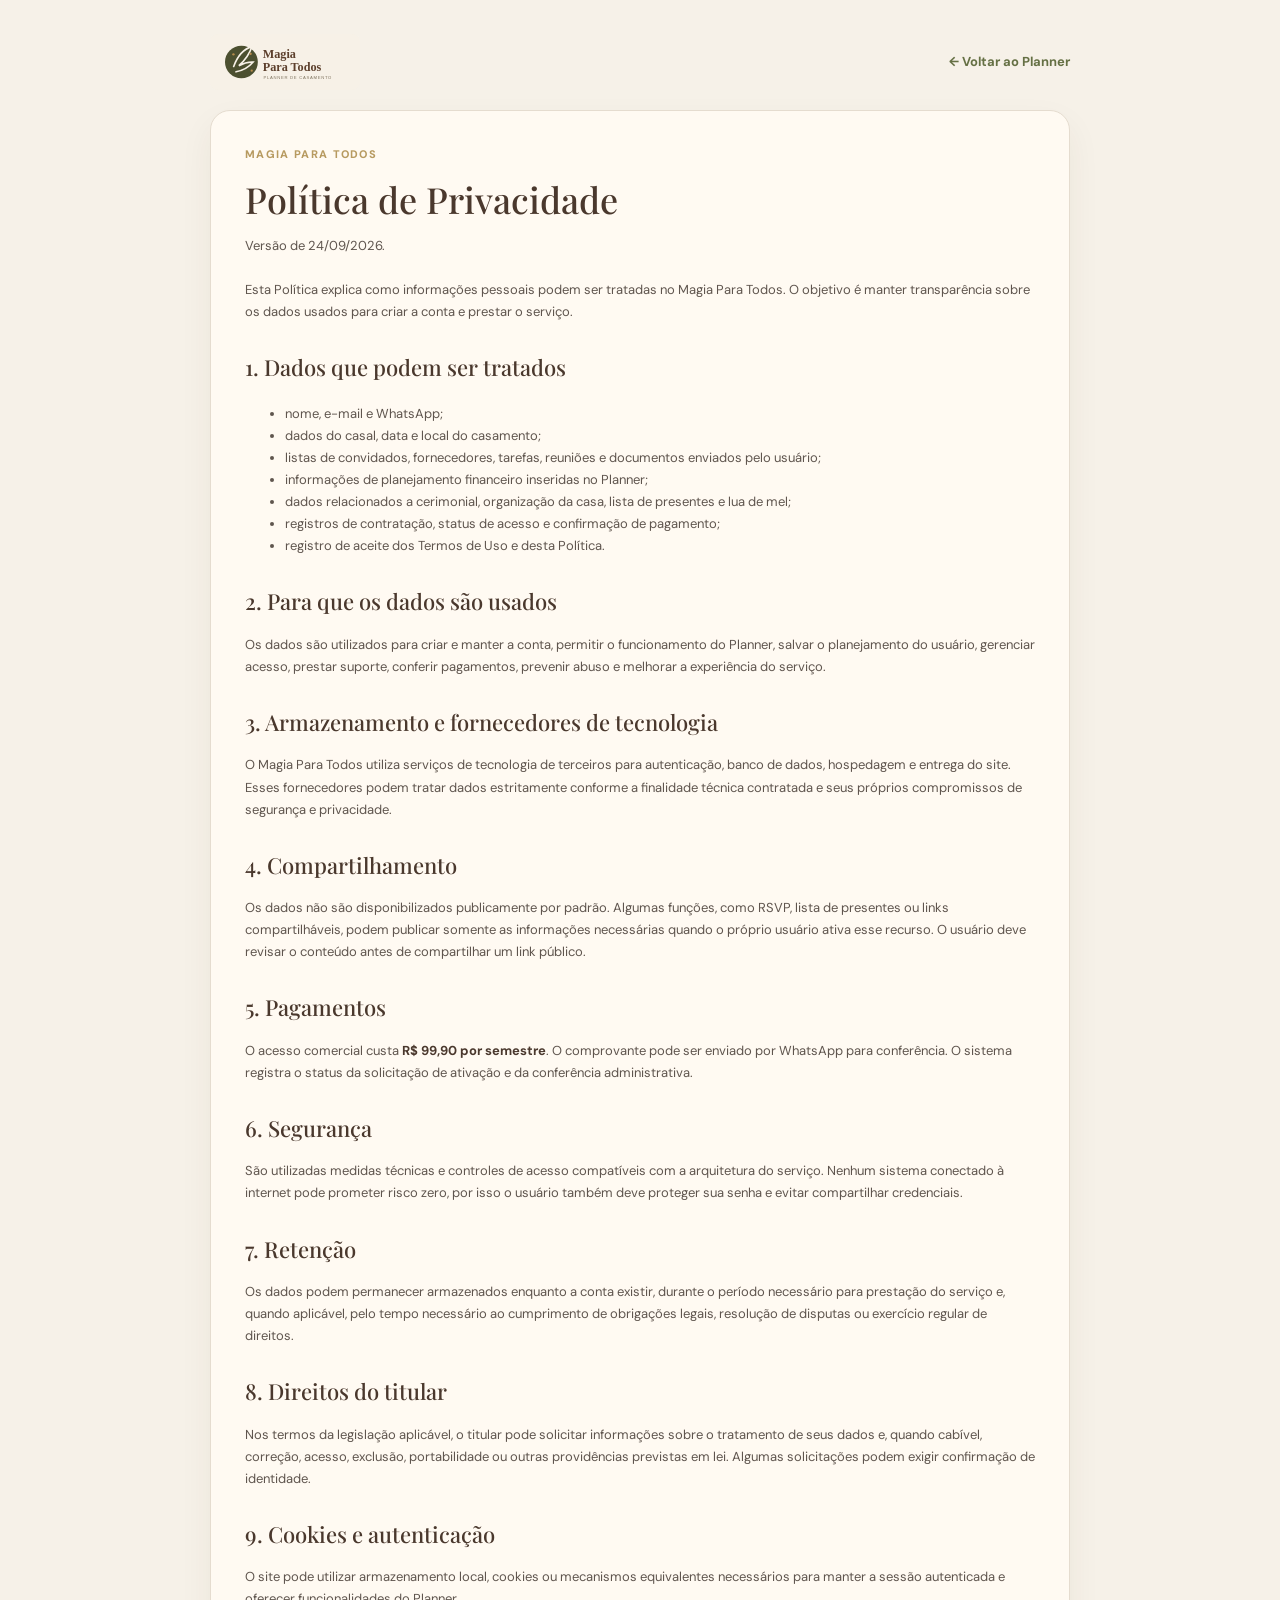
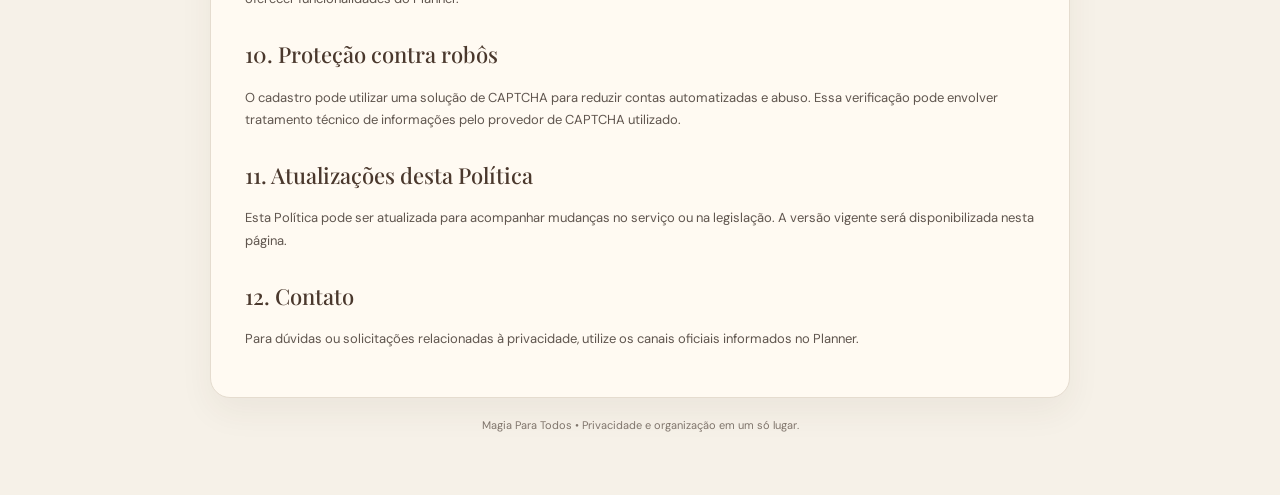
<file: privacidade.html>
<!doctype html>
<html lang="pt-BR">
<head>
<meta charset="utf-8"><meta name="viewport" content="width=device-width,initial-scale=1">
<title>Política de Privacidade — Magia Para Todos</title>
<link href="https://fonts.googleapis.com/css2?family=DM+Sans:wght@400;500;600;700&family=Playfair+Display:wght@500;600&display=swap" rel="stylesheet">
<link rel="stylesheet" href="legal.css?v=20260924-1">
</head>
<body><main class="legal-shell">
<div class="legal-head"><img src="magia-para-todos-logo.svg" alt="Magia Para Todos"><a class="legal-back" href="./">← Voltar ao Planner</a></div>
<article class="legal-card">
<div class="legal-kicker">MAGIA PARA TODOS</div><h1>Política de Privacidade</h1><p class="legal-version">Versão de 24/09/2026.</p>
<p>Esta Política explica como informações pessoais podem ser tratadas no Magia Para Todos. O objetivo é manter transparência sobre os dados usados para criar a conta e prestar o serviço.</p>

<h2>1. Dados que podem ser tratados</h2>
<ul>
<li>nome, e-mail e WhatsApp;</li>
<li>dados do casal, data e local do casamento;</li>
<li>listas de convidados, fornecedores, tarefas, reuniões e documentos enviados pelo usuário;</li>
<li>informações de planejamento financeiro inseridas no Planner;</li>
<li>dados relacionados a cerimonial, organização da casa, lista de presentes e lua de mel;</li>
<li>registros de contratação, status de acesso e confirmação de pagamento;</li>
<li>registro de aceite dos Termos de Uso e desta Política.</li>
</ul>

<h2>2. Para que os dados são usados</h2>
<p>Os dados são utilizados para criar e manter a conta, permitir o funcionamento do Planner, salvar o planejamento do usuário, gerenciar acesso, prestar suporte, conferir pagamentos, prevenir abuso e melhorar a experiência do serviço.</p>

<h2>3. Armazenamento e fornecedores de tecnologia</h2>
<p>O Magia Para Todos utiliza serviços de tecnologia de terceiros para autenticação, banco de dados, hospedagem e entrega do site. Esses fornecedores podem tratar dados estritamente conforme a finalidade técnica contratada e seus próprios compromissos de segurança e privacidade.</p>

<h2>4. Compartilhamento</h2>
<p>Os dados não são disponibilizados publicamente por padrão. Algumas funções, como RSVP, lista de presentes ou links compartilháveis, podem publicar somente as informações necessárias quando o próprio usuário ativa esse recurso. O usuário deve revisar o conteúdo antes de compartilhar um link público.</p>

<h2>5. Pagamentos</h2>
<p>O acesso comercial custa <strong>R$ 99,90 por semestre</strong>. O comprovante pode ser enviado por WhatsApp para conferência. O sistema registra o status da solicitação de ativação e da conferência administrativa.</p>

<h2>6. Segurança</h2>
<p>São utilizadas medidas técnicas e controles de acesso compatíveis com a arquitetura do serviço. Nenhum sistema conectado à internet pode prometer risco zero, por isso o usuário também deve proteger sua senha e evitar compartilhar credenciais.</p>

<h2>7. Retenção</h2>
<p>Os dados podem permanecer armazenados enquanto a conta existir, durante o período necessário para prestação do serviço e, quando aplicável, pelo tempo necessário ao cumprimento de obrigações legais, resolução de disputas ou exercício regular de direitos.</p>

<h2>8. Direitos do titular</h2>
<p>Nos termos da legislação aplicável, o titular pode solicitar informações sobre o tratamento de seus dados e, quando cabível, correção, acesso, exclusão, portabilidade ou outras providências previstas em lei. Algumas solicitações podem exigir confirmação de identidade.</p>

<h2>9. Cookies e autenticação</h2>
<p>O site pode utilizar armazenamento local, cookies ou mecanismos equivalentes necessários para manter a sessão autenticada e oferecer funcionalidades do Planner.</p>

<h2>10. Proteção contra robôs</h2>
<p>O cadastro pode utilizar uma solução de CAPTCHA para reduzir contas automatizadas e abuso. Essa verificação pode envolver tratamento técnico de informações pelo provedor de CAPTCHA utilizado.</p>

<h2>11. Atualizações desta Política</h2>
<p>Esta Política pode ser atualizada para acompanhar mudanças no serviço ou na legislação. A versão vigente será disponibilizada nesta página.</p>

<h2>12. Contato</h2>
<p>Para dúvidas ou solicitações relacionadas à privacidade, utilize os canais oficiais informados no Planner.</p>
</article><div class="legal-footer">Magia Para Todos • Privacidade e organização em um só lugar.</div>
</main></body></html>
</file>
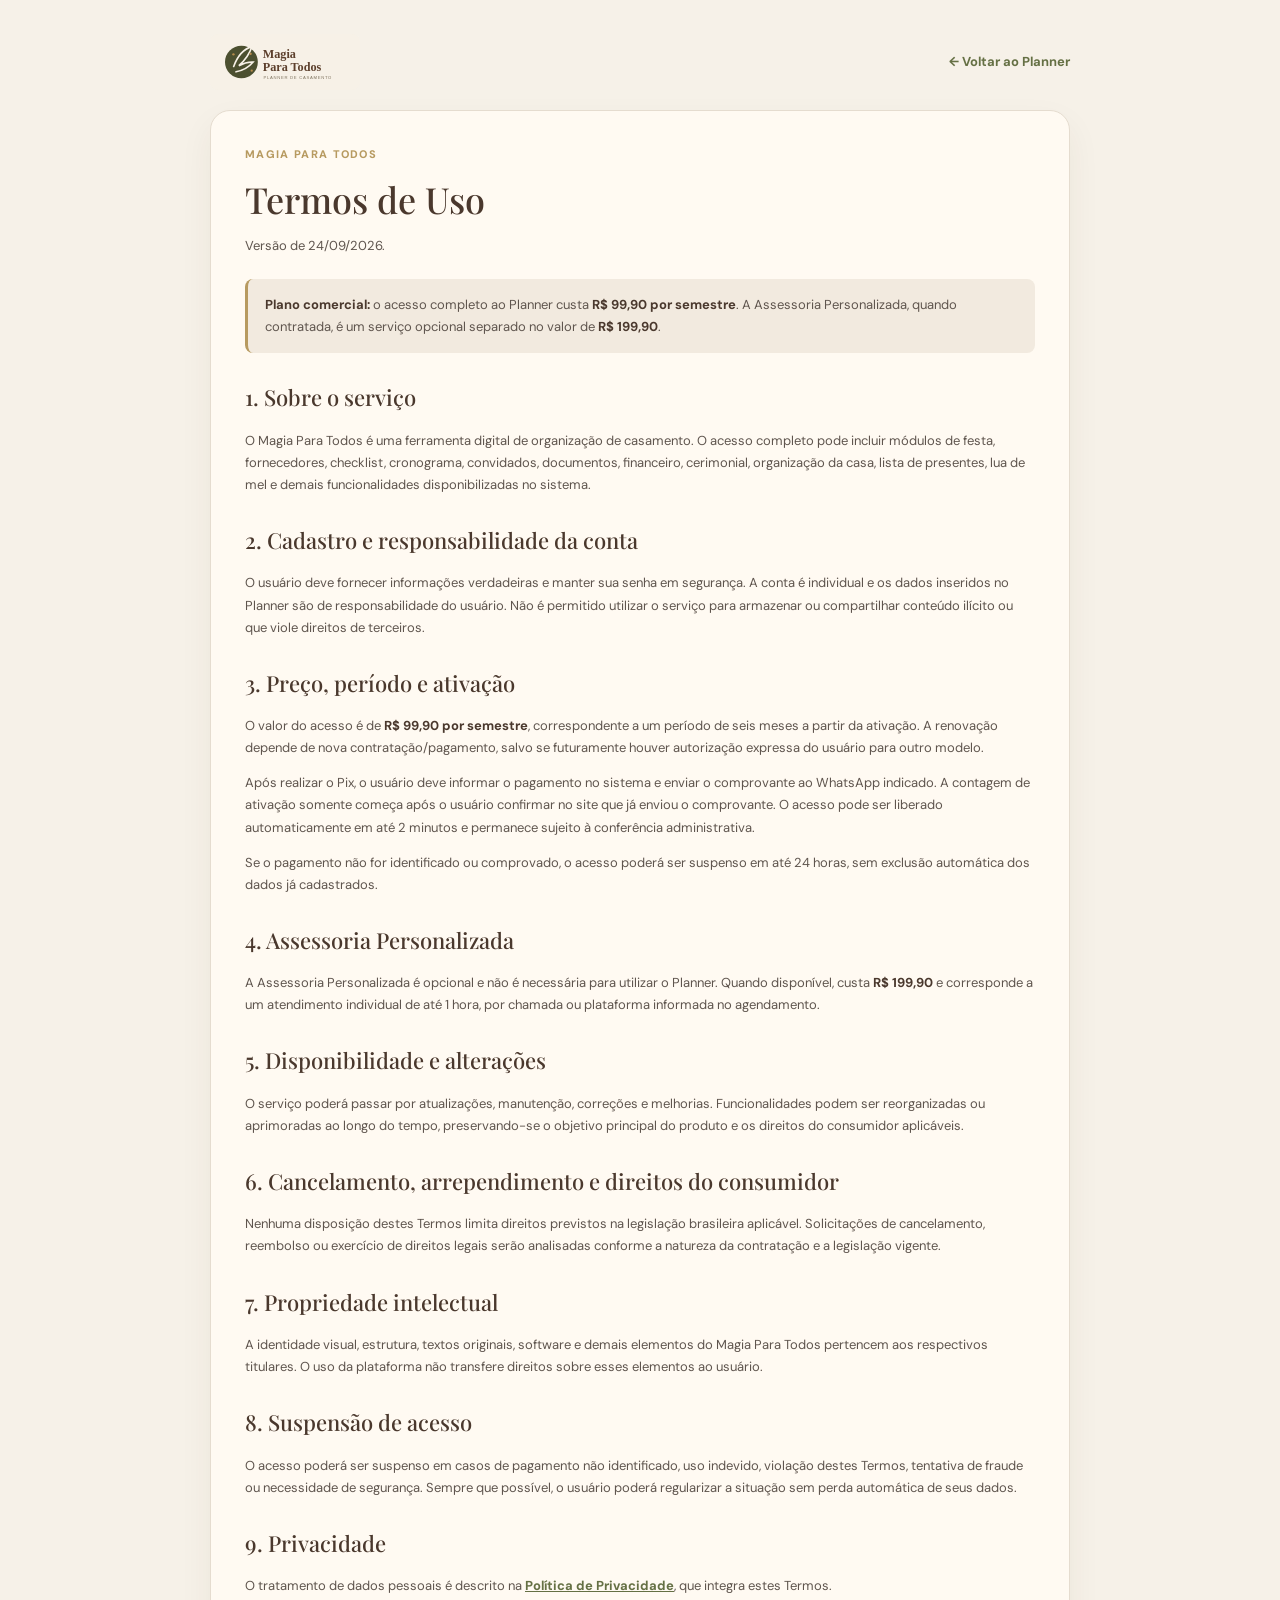
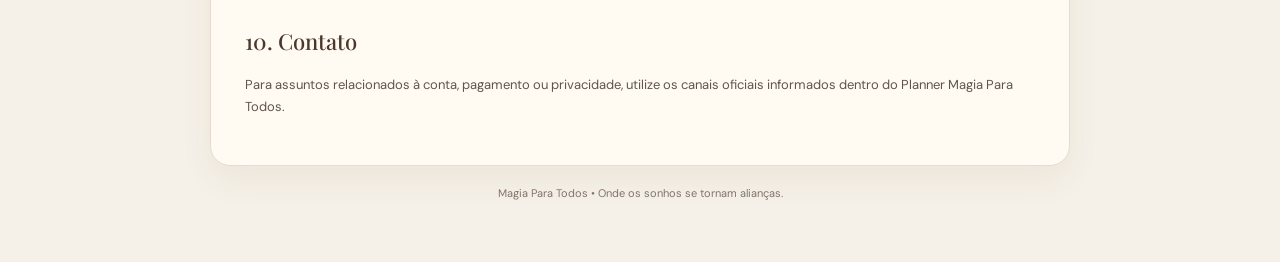
<file: termos.html>
<!doctype html>
<html lang="pt-BR">
<head>
<meta charset="utf-8"><meta name="viewport" content="width=device-width,initial-scale=1">
<title>Termos de Uso — Magia Para Todos</title>
<link href="https://fonts.googleapis.com/css2?family=DM+Sans:wght@400;500;600;700&family=Playfair+Display:wght@500;600&display=swap" rel="stylesheet">
<link rel="stylesheet" href="legal.css?v=20260924-1">
</head>
<body><main class="legal-shell">
<div class="legal-head"><img src="magia-para-todos-logo.svg" alt="Magia Para Todos"><a class="legal-back" href="./">← Voltar ao Planner</a></div>
<article class="legal-card">
<div class="legal-kicker">MAGIA PARA TODOS</div><h1>Termos de Uso</h1><p class="legal-version">Versão de 24/09/2026.</p>
<div class="legal-highlight"><p><strong>Plano comercial:</strong> o acesso completo ao Planner custa <strong>R$ 99,90 por semestre</strong>. A Assessoria Personalizada, quando contratada, é um serviço opcional separado no valor de <strong>R$ 199,90</strong>.</p></div>

<h2>1. Sobre o serviço</h2>
<p>O Magia Para Todos é uma ferramenta digital de organização de casamento. O acesso completo pode incluir módulos de festa, fornecedores, checklist, cronograma, convidados, documentos, financeiro, cerimonial, organização da casa, lista de presentes, lua de mel e demais funcionalidades disponibilizadas no sistema.</p>

<h2>2. Cadastro e responsabilidade da conta</h2>
<p>O usuário deve fornecer informações verdadeiras e manter sua senha em segurança. A conta é individual e os dados inseridos no Planner são de responsabilidade do usuário. Não é permitido utilizar o serviço para armazenar ou compartilhar conteúdo ilícito ou que viole direitos de terceiros.</p>

<h2>3. Preço, período e ativação</h2>
<p>O valor do acesso é de <strong>R$ 99,90 por semestre</strong>, correspondente a um período de seis meses a partir da ativação. A renovação depende de nova contratação/pagamento, salvo se futuramente houver autorização expressa do usuário para outro modelo.</p>
<p>Após realizar o Pix, o usuário deve informar o pagamento no sistema e enviar o comprovante ao WhatsApp indicado. A contagem de ativação somente começa após o usuário confirmar no site que já enviou o comprovante. O acesso pode ser liberado automaticamente em até 2 minutos e permanece sujeito à conferência administrativa.</p>
<p>Se o pagamento não for identificado ou comprovado, o acesso poderá ser suspenso em até 24 horas, sem exclusão automática dos dados já cadastrados.</p>

<h2>4. Assessoria Personalizada</h2>
<p>A Assessoria Personalizada é opcional e não é necessária para utilizar o Planner. Quando disponível, custa <strong>R$ 199,90</strong> e corresponde a um atendimento individual de até 1 hora, por chamada ou plataforma informada no agendamento.</p>

<h2>5. Disponibilidade e alterações</h2>
<p>O serviço poderá passar por atualizações, manutenção, correções e melhorias. Funcionalidades podem ser reorganizadas ou aprimoradas ao longo do tempo, preservando-se o objetivo principal do produto e os direitos do consumidor aplicáveis.</p>

<h2>6. Cancelamento, arrependimento e direitos do consumidor</h2>
<p>Nenhuma disposição destes Termos limita direitos previstos na legislação brasileira aplicável. Solicitações de cancelamento, reembolso ou exercício de direitos legais serão analisadas conforme a natureza da contratação e a legislação vigente.</p>

<h2>7. Propriedade intelectual</h2>
<p>A identidade visual, estrutura, textos originais, software e demais elementos do Magia Para Todos pertencem aos respectivos titulares. O uso da plataforma não transfere direitos sobre esses elementos ao usuário.</p>

<h2>8. Suspensão de acesso</h2>
<p>O acesso poderá ser suspenso em casos de pagamento não identificado, uso indevido, violação destes Termos, tentativa de fraude ou necessidade de segurança. Sempre que possível, o usuário poderá regularizar a situação sem perda automática de seus dados.</p>

<h2>9. Privacidade</h2>
<p>O tratamento de dados pessoais é descrito na <a href="privacidade.html">Política de Privacidade</a>, que integra estes Termos.</p>

<h2>10. Contato</h2>
<p>Para assuntos relacionados à conta, pagamento ou privacidade, utilize os canais oficiais informados dentro do Planner Magia Para Todos.</p>
</article><div class="legal-footer">Magia Para Todos • Onde os sonhos se tornam alianças.</div>
</main></body></html>
</file>
<file: legal.css>
:root{--bg:#f6f1e8;--paper:#fffaf2;--brown:#4a382d;--olive:#657044;--gold:#b79a60;--muted:#7f746b;--line:#e5dccf}
*{box-sizing:border-box}body{margin:0;background:var(--bg);color:var(--brown);font-family:"DM Sans",Arial,sans-serif;line-height:1.7}
.legal-shell{max-width:900px;margin:0 auto;padding:34px 20px 60px}.legal-head{display:flex;align-items:center;justify-content:space-between;gap:20px;margin-bottom:20px}.legal-head img{width:150px}.legal-back{color:var(--olive);font-size:13px;font-weight:700;text-decoration:none}
.legal-card{padding:34px;border:1px solid var(--line);border-radius:20px;background:var(--paper);box-shadow:0 14px 34px rgba(67,51,38,.06)}
.legal-kicker{color:var(--gold);font-size:11px;font-weight:800;letter-spacing:.12em}.legal-card h1{margin:5px 0 5px;font-family:"Playfair Display",serif;font-size:36px;font-weight:500}.legal-version{margin:0 0 22px;color:var(--muted);font-size:12px}.legal-card h2{margin:26px 0 7px;font-family:"Playfair Display",serif;font-size:22px;font-weight:500}.legal-card p,.legal-card li{font-size:13px;color:#5f554e}.legal-card strong{color:var(--brown)}.legal-card a{color:var(--olive);font-weight:700}
.legal-highlight{margin:18px 0;padding:15px 17px;border-left:3px solid var(--gold);border-radius:8px;background:#f2eadf}.legal-highlight p{margin:0}
.legal-footer{margin-top:18px;color:var(--muted);font-size:11px;text-align:center}
@media(max-width:600px){.legal-card{padding:22px}.legal-card h1{font-size:29px}.legal-head{align-items:flex-start}.legal-head img{width:125px}}
</file>
